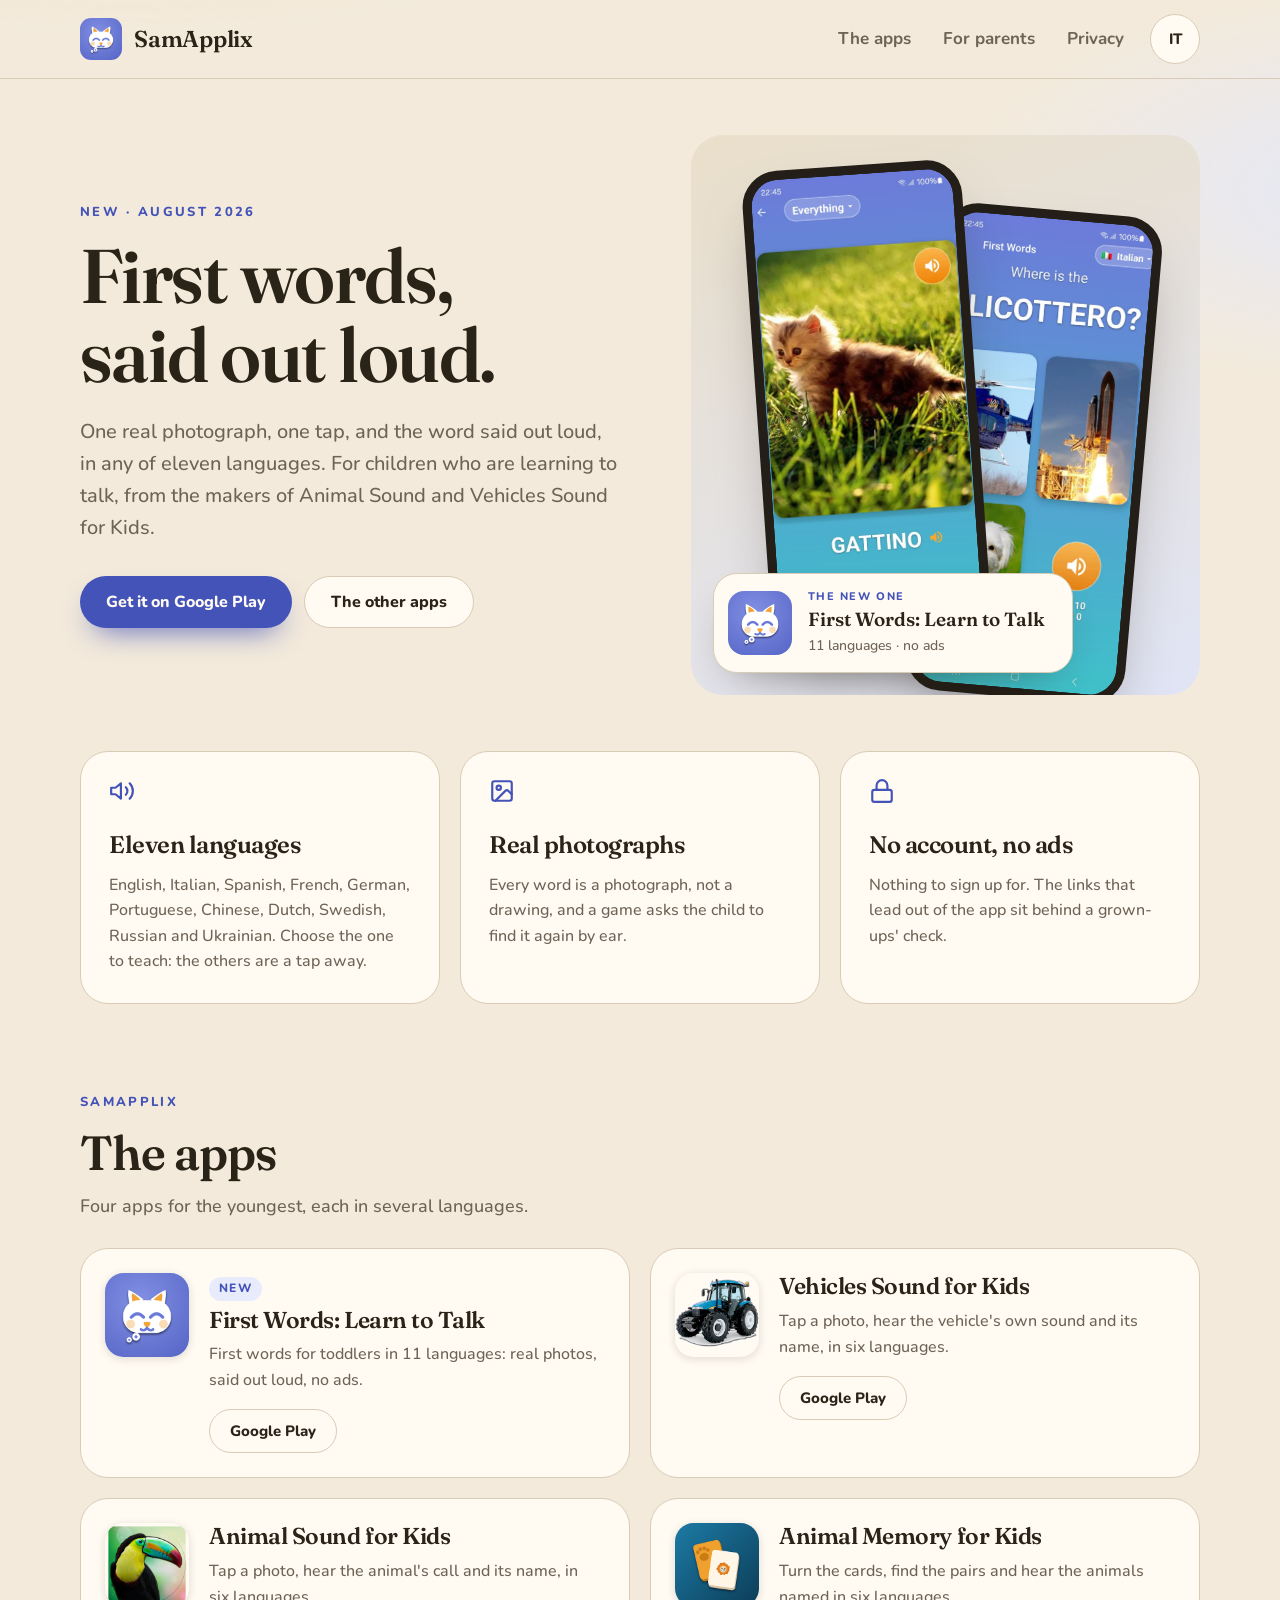
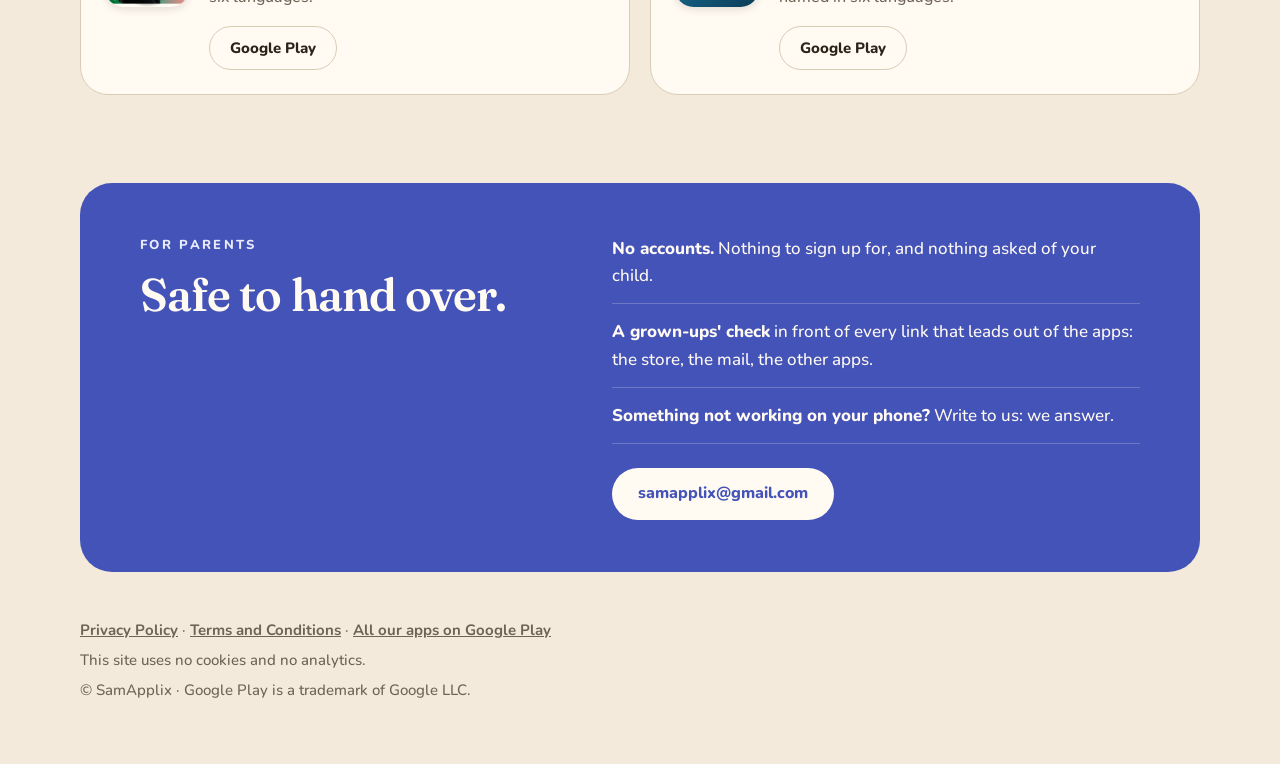
<file: index.html>
<!doctype html>
<html lang="en">
<head>
<meta charset="utf-8">
<meta name="viewport" content="width=device-width, initial-scale=1">
<title>SamApplix – apps for small children</title>
<meta name="description" content="Android apps for small children: first words in eleven languages, animal and vehicle sounds, and an animal memory game.">
<meta property="og:title" content="SamApplix – apps for small children">
<meta property="og:description" content="First words in eleven languages, animal and vehicle sounds, and an animal memory game.">
<meta name="theme-color" content="#f3eadb">
<link rel="icon" href="img/firstwords.png">
<link rel="preload" href="fonts/fraunces-latin.woff2" as="font" type="font/woff2" crossorigin>
<link rel="preload" href="fonts/nunito-latin.woff2" as="font" type="font/woff2" crossorigin>
<link rel="stylesheet" href="fonts.css">
<link rel="stylesheet" href="style.css">
</head>
<body>

<header class="top">
  <div class="wrap">
    <a class="logo" href="./"><img src="img/firstwords.png" alt="">SamApplix</a>
    <nav>
      <a class="opt" href="#apps" data-t="nav.apps">The apps</a>
      <a class="opt" href="#parents" data-t="nav.parents">For parents</a>
      <a class="opt" href="privacy.html">Privacy</a>
      <button class="lang" id="lang" type="button" aria-label="Italiano">IT</button>
    </nav>
  </div>
</header>

<main>

  <section class="hero">
    <div class="wrap">
      <div>
        <p class="eyebrow" data-t="hero.eyebrow">New · August 2026</p>
        <h1 data-t="hero.title">First words,<br>said out loud.</h1>
        <p class="lead" data-t="hero.lead">One real photograph, one tap, and the word said out loud, in any of eleven languages. For children who are learning to talk, from the makers of Animal Sound and Vehicles Sound for Kids.</p>
        <div class="btns">
          <a class="btn primary" href="https://play.google.com/store/apps/details?id=samapplix.firstwords&amp;referrer=utm_source%3Dsamapplix_site%26utm_medium%3Dwebsite" data-t="hero.play">Get it on Google Play</a>
          <a class="btn ghost" href="#apps" data-t="hero.others">The other apps</a>
        </div>
      </div>

      <div class="stage">
        <div class="phone front">
          <img src="img/shot-en-learn.jpg" data-it-src="img/shot-it-learn.jpg"
               alt="First Words: a photograph and its word, with the same word in the other languages underneath"
               data-it-alt="Prime Parole: una foto e la sua parola, con la stessa parola nelle altre lingue sotto">
        </div>
        <div class="phone back">
          <img src="img/shot-en-play.jpg" data-it-src="img/shot-it-play.jpg"
               alt="The game: a word is said, and the child finds its picture among three"
               data-it-alt="Il gioco: si sente una parola, e il bambino trova la sua foto fra tre">
        </div>
        <div class="appcard">
          <img src="img/firstwords.png" alt="">
          <div>
            <p class="eyebrow" data-t="card.eyebrow">The new one</p>
            <strong data-t="card.name">First Words: Learn to Talk</strong>
            <span data-t="card.meta">11 languages · no ads</span>
          </div>
        </div>
      </div>
    </div>
  </section>

  <section class="wrap features">
    <div class="feature">
      <svg viewBox="0 0 24 24" fill="none" stroke="currentColor" stroke-width="2" stroke-linecap="round" stroke-linejoin="round" aria-hidden="true"><path d="M11 5 6 9H2v6h4l5 4V5z"/><path d="M15.54 8.46a5 5 0 0 1 0 7.07"/><path d="M19.07 4.93a10 10 0 0 1 0 14.14"/></svg>
      <h3 data-t="f1.title">Eleven languages</h3>
      <p data-t="f1.text">English, Italian, Spanish, French, German, Portuguese, Chinese, Dutch, Swedish, Russian and Ukrainian. Choose the one to teach: the others are a tap away.</p>
    </div>
    <div class="feature">
      <svg viewBox="0 0 24 24" fill="none" stroke="currentColor" stroke-width="2" stroke-linecap="round" stroke-linejoin="round" aria-hidden="true"><rect x="3" y="3" width="18" height="18" rx="2"/><circle cx="9" cy="9" r="2"/><path d="m21 15-3.1-3.1a2 2 0 0 0-2.8 0L6 21"/></svg>
      <h3 data-t="f2.title">Real photographs</h3>
      <p data-t="f2.text">Every word is a photograph, not a drawing, and a game asks the child to find it again by ear.</p>
    </div>
    <div class="feature">
      <svg viewBox="0 0 24 24" fill="none" stroke="currentColor" stroke-width="2" stroke-linecap="round" stroke-linejoin="round" aria-hidden="true"><rect x="3" y="11" width="18" height="11" rx="2"/><path d="M7 11V7a5 5 0 0 1 10 0v4"/></svg>
      <h3 data-t="f3.title">No account, no ads</h3>
      <p data-t="f3.text">Nothing to sign up for. The links that lead out of the app sit behind a grown-ups' check.</p>
    </div>
  </section>

  <section class="wrap" id="apps">
    <div class="section-head">
      <p class="eyebrow">SamApplix</p>
      <h2 data-t="apps.title">The apps</h2>
      <p class="sub" data-t="apps.lead">Four apps for the youngest, each in several languages.</p>
    </div>

    <div class="apps">
      <article class="app">
        <img src="img/firstwords.png" alt="">
        <div>
          <span class="tag" data-t="apps.new">New</span>
          <h3 data-t="a1.name">First Words: Learn to Talk</h3>
          <p data-t="a1.text">First words for toddlers in 11 languages: real photos, said out loud, no ads.</p>
          <a class="btn ghost" href="https://play.google.com/store/apps/details?id=samapplix.firstwords&amp;referrer=utm_source%3Dsamapplix_site%26utm_medium%3Dwebsite">Google Play</a>
        </div>
      </article>

      <article class="app">
        <img src="img/carsoundkids.png" alt="">
        <div>
          <h3 data-t="a2.name">Vehicles Sound for Kids</h3>
          <p data-t="a2.text">Tap a photo, hear the vehicle's own sound and its name, in six languages.</p>
          <a class="btn ghost" href="https://play.google.com/store/apps/details?id=samapplix.CarSoundKids&amp;referrer=utm_source%3Dsamapplix_site%26utm_medium%3Dwebsite">Google Play</a>
        </div>
      </article>

      <article class="app">
        <img src="img/babyanimal.png" alt="">
        <div>
          <h3 data-t="a3.name">Animal Sound for Kids</h3>
          <p data-t="a3.text">Tap a photo, hear the animal's call and its name, in six languages.</p>
          <a class="btn ghost" href="https://play.google.com/store/apps/details?id=babyAnimal.andorid&amp;referrer=utm_source%3Dsamapplix_site%26utm_medium%3Dwebsite">Google Play</a>
        </div>
      </article>

      <article class="app">
        <img src="img/memoryanimal.png" alt="">
        <div>
          <h3 data-t="a4.name">Animal Memory for Kids</h3>
          <p data-t="a4.text">Turn the cards, find the pairs and hear the animals named in six languages.</p>
          <a class="btn ghost" href="https://play.google.com/store/apps/details?id=samapplix.memoryanimalforkids&amp;referrer=utm_source%3Dsamapplix_site%26utm_medium%3Dwebsite">Google Play</a>
        </div>
      </article>
    </div>
  </section>

  <section class="wrap" id="parents">
    <div class="parents">
      <div>
        <p class="eyebrow" data-t="p.eyebrow">For parents</p>
        <h2 data-t="p.title">Safe to hand over.</h2>
      </div>
      <div>
        <ul>
          <li data-t="p.1"><b>No accounts.</b> Nothing to sign up for, and nothing asked of your child.</li>
          <li data-t="p.2"><b>A grown-ups' check</b> in front of every link that leads out of the apps: the store, the mail, the other apps.</li>
          <li data-t="p.3"><b>Something not working on your phone?</b> Write to us: we answer.</li>
        </ul>
        <a class="btn" href="mailto:samapplix@gmail.com">samapplix@gmail.com</a>
      </div>
    </div>
  </section>

</main>

<footer>
  <div class="wrap">
    <p><a href="privacy.html" data-t="f.privacy">Privacy Policy</a> · <a href="terms.html" data-t="f.terms">Terms and Conditions</a> · <a href="https://play.google.com/store/apps/dev?id=9203127470822133809" data-t="f.all">All our apps on Google Play</a></p>
    <p data-t="f.nocookies">This site uses no cookies and no analytics.</p>
    <p data-t="f.copy">© SamApplix · Google Play is a trademark of Google LLC.</p>
  </div>
</footer>

<script>
// The page is written in English; a phone set to Italian gets it in Italian, and the button swaps
// the two. The choice is remembered only when it is made by hand.
(function () {
  var IT = {
    'title': 'SamApplix – app per bambini piccoli',
    'nav.apps': 'Le app',
    'nav.parents': 'Per i genitori',
    'hero.eyebrow': 'Nuova · agosto 2026',
    'hero.title': 'Prime parole,<br>dette a voce alta.',
    'hero.lead': 'Una foto vera, un tocco, e la parola detta ad alta voce, in una delle undici lingue. Per bambini che stanno imparando a parlare, dalle stesse mani di Suoni Animali e Suoni Veicoli per Bambini.',
    'hero.play': 'Apri su Google Play',
    'hero.others': 'Le altre app',
    'card.eyebrow': 'La nuova',
    'card.name': 'Prime Parole: impara a parlare',
    'card.meta': '11 lingue · zero pubblicità',
    'f1.title': 'Undici lingue',
    'f1.text': 'Italiano, inglese, spagnolo, francese, tedesco, portoghese, cinese, olandese, svedese, russo e ucraino. Scegli quella da insegnare: le altre sono a un tocco.',
    'f2.title': 'Foto vere',
    'f2.text': 'Ogni parola è una fotografia, non un disegno, e un gioco chiede al bambino di ritrovarla a orecchio.',
    'f3.title': 'Niente account, niente pubblicità',
    'f3.text': 'Niente da registrare. I link che portano fuori dall’app stanno dietro un controllo da grandi.',
    'apps.title': 'Le app',
    'apps.lead': 'Quattro app per i più piccoli, ognuna in più lingue.',
    'apps.new': 'Nuova',
    'a1.name': 'Prime Parole: impara a parlare',
    'a1.text': 'Prime parole per bambini in 11 lingue: foto vere, dette a voce, zero pubblicità.',
    'a2.name': 'Suoni Veicoli per Bambini',
    'a2.text': 'Tocca una foto, ascolta il suono del veicolo e il suo nome, in sei lingue.',
    'a3.name': 'Suoni Animali per Bambini',
    'a3.text': 'Tocca una foto, ascolta il verso e il nome dell’animale, in sei lingue.',
    'a4.name': 'Memory Animali per Bambini',
    'a4.text': 'Gira le carte, trova le coppie e ascolta i nomi degli animali in sei lingue.',
    'p.eyebrow': 'Per i genitori',
    'p.title': 'Da dare in mano con tranquillità.',
    'p.1': '<b>Nessun account.</b> Niente da registrare, e niente chiesto al bambino.',
    'p.2': '<b>Un controllo da grandi</b> davanti a ogni link che porta fuori dalle app: lo store, la mail, le altre app.',
    'p.3': '<b>Qualcosa non va sul tuo telefono?</b> Scrivici: rispondiamo.',
    'f.privacy': 'Privacy',
    'f.terms': 'Termini e condizioni',
    'f.all': 'Tutte le nostre app su Google Play',
    'f.nocookies': 'Questo sito non usa cookie né statistiche.',
    'f.copy': '© SamApplix · Google Play è un marchio di Google LLC.'
  };
  var nodes = document.querySelectorAll('[data-t]');
  var imgs = document.querySelectorAll('[data-it-src]');
  var en = [], enSrc = [], enAlt = [], enTitle = document.title;
  nodes.forEach(function (n, i) { en[i] = n.innerHTML; });
  imgs.forEach(function (m, i) { enSrc[i] = m.getAttribute('src'); enAlt[i] = m.getAttribute('alt'); });
  var button = document.getElementById('lang');
  var current = 'en';

  function apply(lang) {
    var it = lang === 'it';
    document.documentElement.lang = lang;
    document.title = it ? IT.title : enTitle;
    nodes.forEach(function (n, i) { n.innerHTML = it && IT[n.dataset.t] ? IT[n.dataset.t] : en[i]; });
    imgs.forEach(function (m, i) {
      m.src = it ? m.dataset.itSrc : enSrc[i];
      m.alt = it ? m.dataset.itAlt : enAlt[i];
    });
    button.textContent = it ? 'EN' : 'IT';
    button.setAttribute('aria-label', it ? 'English' : 'Italiano');
    current = lang;
  }

  var saved = null;
  try { saved = localStorage.getItem('lang'); } catch (e) {}
  var device = (navigator.languages && navigator.languages[0]) || navigator.language || '';
  apply(saved === 'it' || saved === 'en' ? saved : (/^it\b/i.test(device) ? 'it' : 'en'));

  button.addEventListener('click', function () {
    var next = current === 'it' ? 'en' : 'it';
    apply(next);
    try { localStorage.setItem('lang', next); } catch (e) {}
  });
})();
</script>
</body>
</html>
</file>
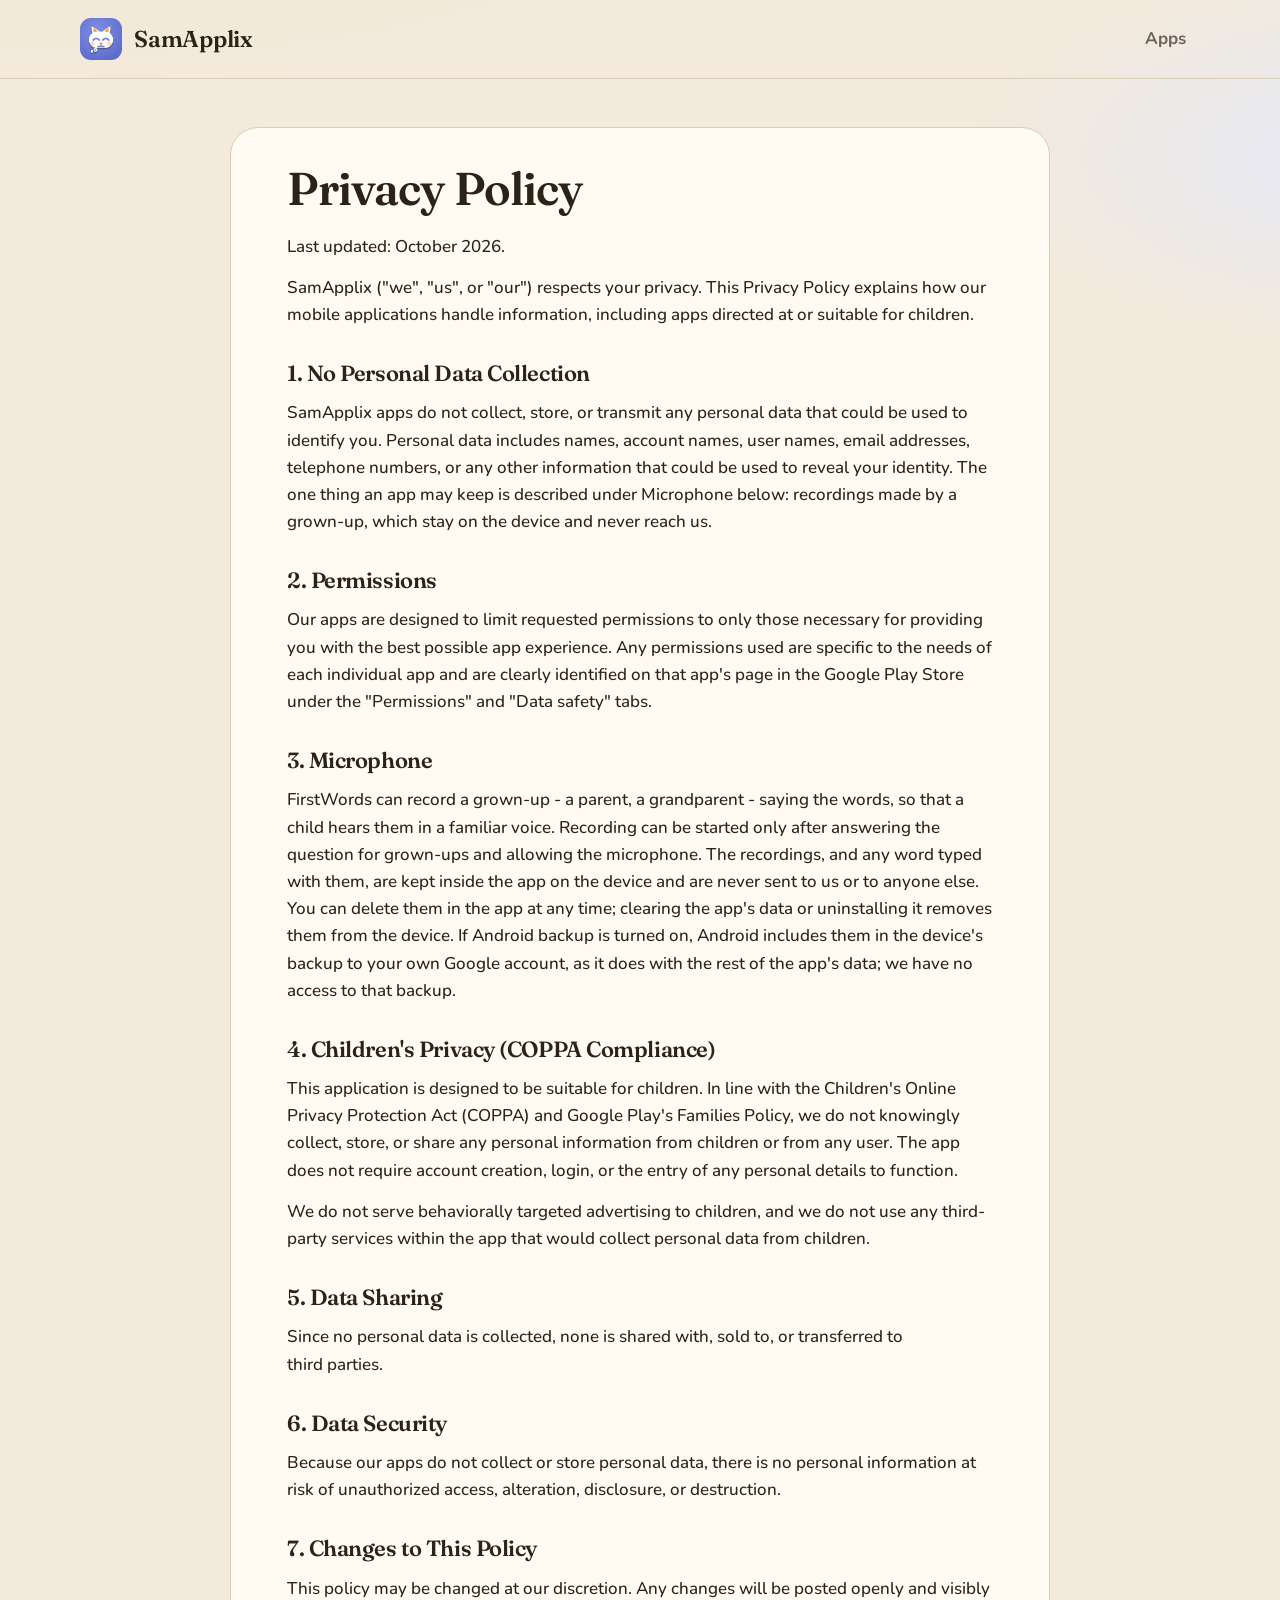
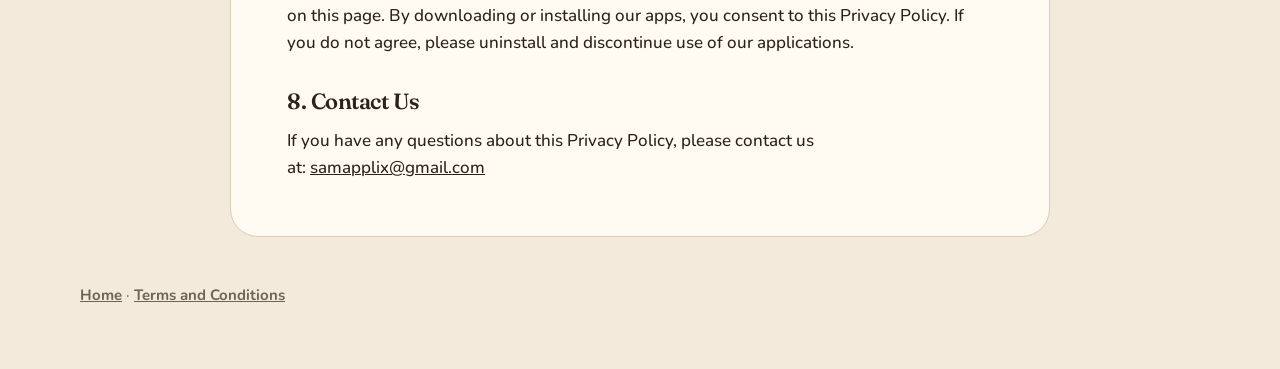
<file: privacy.html>
<!doctype html>
<html lang="en">
<head>
<meta charset="utf-8">
<meta name="viewport" content="width=device-width, initial-scale=1">
<title>Privacy Policy – SamApplix</title>
<link rel="icon" href="img/firstwords.png">
<link rel="stylesheet" href="fonts.css">
<link rel="stylesheet" href="style.css">
</head>
<body>

<header class="top">
  <div class="wrap">
    <a class="logo" href="./"><img src="img/firstwords.png" alt="">SamApplix</a>
    <nav><a href="./#apps">Apps</a></nav>
  </div>
</header>

<main class="wrap">
  <article class="doc">
    <h1>Privacy Policy</h1>
    <p>Last updated: October 2026.</p>
    <p>SamApplix ("we", "us", or "our") respects your privacy. This Privacy Policy explains how our mobile applications handle information, including apps directed at or suitable for children.</p>

    <h2>1. No Personal Data Collection</h2>
    <p>SamApplix apps do not collect, store, or transmit any personal data that could be used to identify you. Personal data includes names, account names, user names, email addresses, telephone numbers, or any other information that could be used to reveal your identity. The one thing an app may keep is described under Microphone below: recordings made by a grown-up, which stay on the device and never reach us.</p>

    <h2>2. Permissions</h2>
    <p>Our apps are designed to limit requested permissions to only those necessary for providing you with the best possible app experience. Any permissions used are specific to the needs of each individual app and are clearly identified on that app's page in the Google Play Store under the "Permissions" and "Data safety" tabs.</p>

    <h2>3. Microphone</h2>
    <p>FirstWords can record a grown-up - a parent, a grandparent - saying the words, so that a child hears them in a familiar voice. Recording can be started only after answering the question for grown-ups and allowing the microphone. The recordings, and any word typed with them, are kept inside the app on the device and are never sent to us or to anyone else. You can delete them in the app at any time; clearing the app's data or uninstalling it removes them from the device. If Android backup is turned on, Android includes them in the device's backup to your own Google account, as it does with the rest of the app's data; we have no access to that backup.</p>

    <h2>4. Children's Privacy (COPPA Compliance)</h2>
    <p>This application is designed to be suitable for children. In line with the Children's Online Privacy Protection Act (COPPA) and Google Play's Families Policy, we do not knowingly collect, store, or share any personal information from children or from any user. The app does not require account creation, login, or the entry of any personal details to function.</p>
    <p>We do not serve behaviorally targeted advertising to children, and we do not use any third-party services within the app that would collect personal data from children.</p>

    <h2>5. Data Sharing</h2>
    <p>Since no personal data is collected, none is shared with, sold to, or transferred to third parties.</p>

    <h2>6. Data Security</h2>
    <p>Because our apps do not collect or store personal data, there is no personal information at risk of unauthorized access, alteration, disclosure, or destruction.</p>

    <h2>7. Changes to This Policy</h2>
    <p>This policy may be changed at our discretion. Any changes will be posted openly and visibly on this page. By downloading or installing our apps, you consent to this Privacy Policy. If you do not agree, please uninstall and discontinue use of our applications.</p>

    <h2>8. Contact Us</h2>
    <p>If you have any questions about this Privacy Policy, please contact us at: <a href="mailto:samapplix@gmail.com">samapplix@gmail.com</a></p>
  </article>

  <footer>
    <p><a href="./">Home</a> · <a href="terms.html">Terms and Conditions</a></p>
  </footer>
</main>
</body>
</html>
</file>
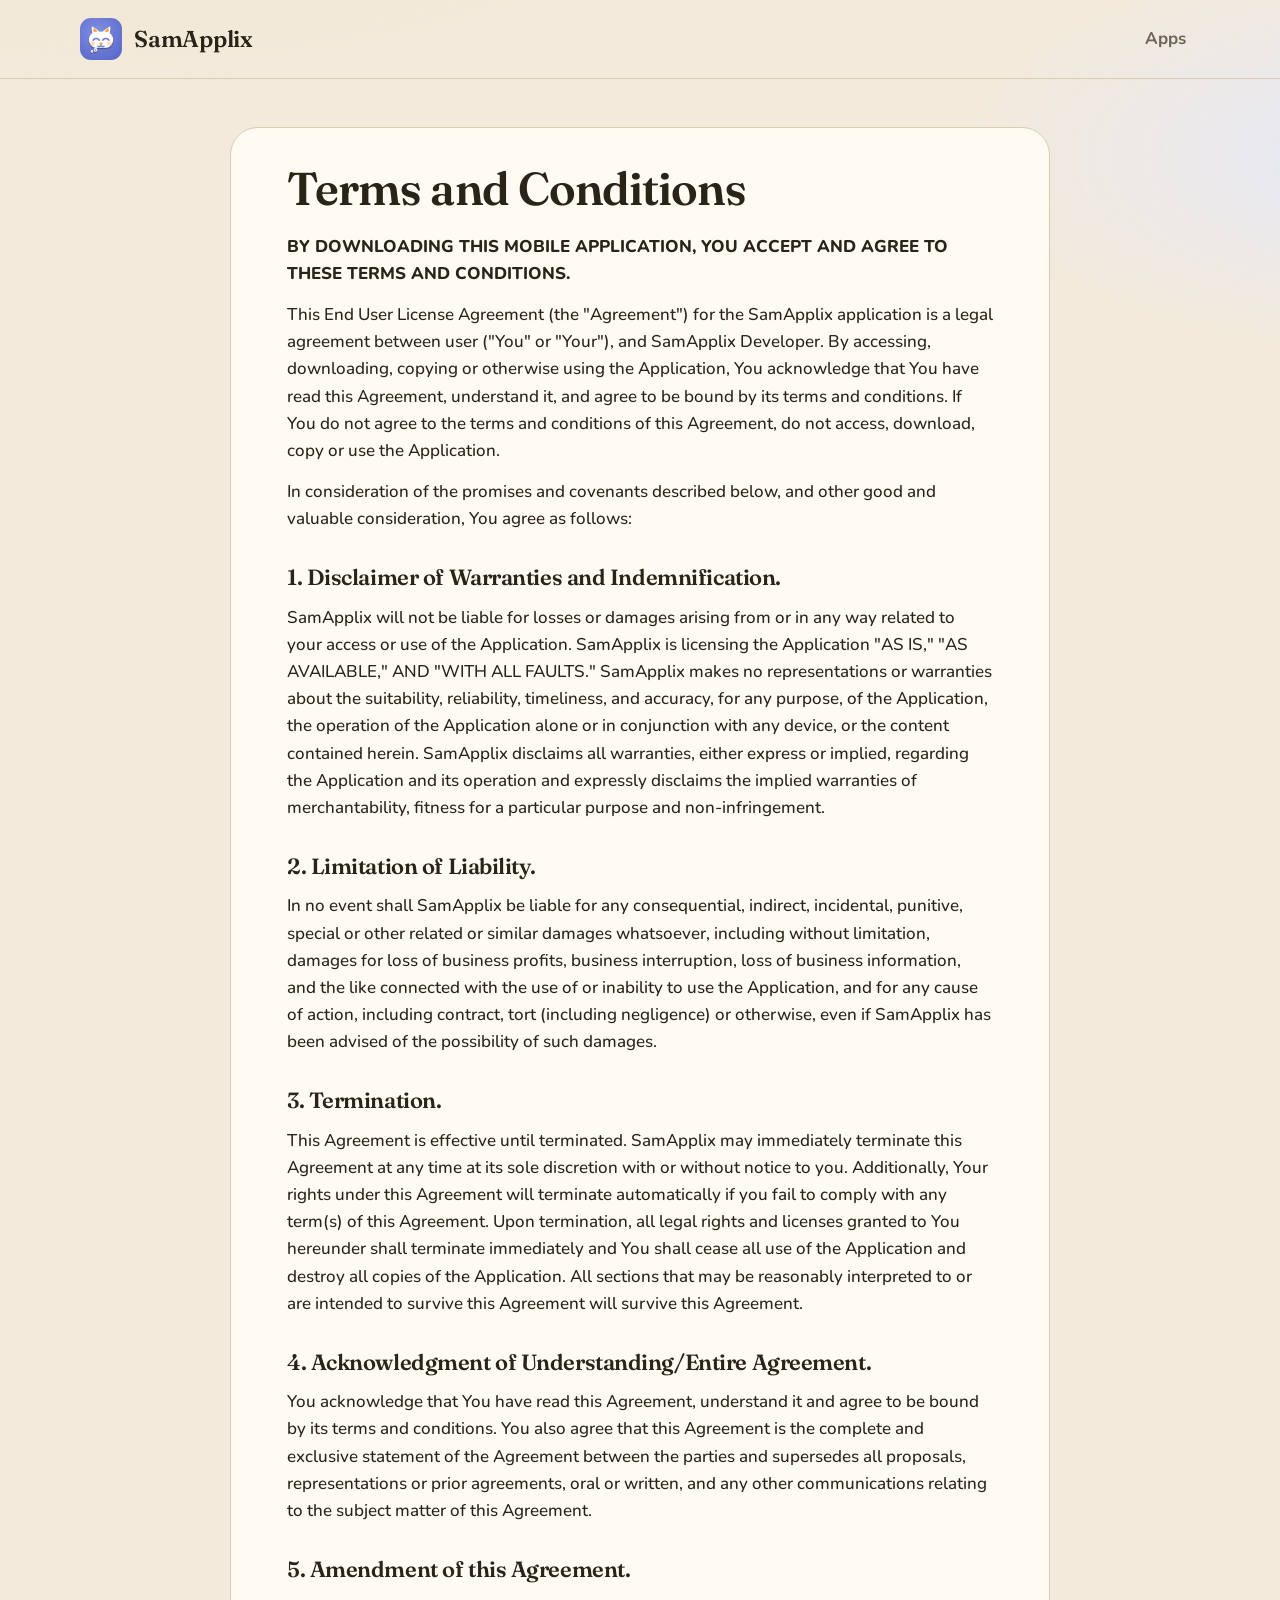
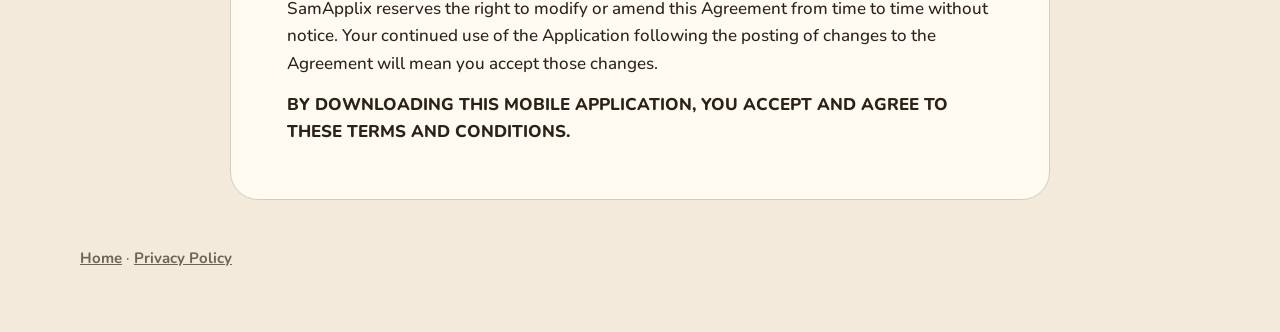
<file: terms.html>
<!doctype html>
<html lang="en">
<head>
<meta charset="utf-8">
<meta name="viewport" content="width=device-width, initial-scale=1">
<title>Terms and Conditions – SamApplix</title>
<link rel="icon" href="img/firstwords.png">
<link rel="stylesheet" href="fonts.css">
<link rel="stylesheet" href="style.css">
</head>
<body>

<header class="top">
  <div class="wrap">
    <a class="logo" href="./"><img src="img/firstwords.png" alt="">SamApplix</a>
    <nav><a href="./#apps">Apps</a></nav>
  </div>
</header>

<main class="wrap">
  <article class="doc">
    <h1>Terms and Conditions</h1>
    <p class="caps">BY DOWNLOADING THIS MOBILE APPLICATION, YOU ACCEPT AND AGREE TO THESE TERMS AND CONDITIONS.</p>
    <p>This End User License Agreement (the "Agreement") for the SamApplix application is a legal agreement between user ("You" or "Your"), and SamApplix Developer. By accessing, downloading, copying or otherwise using the Application, You acknowledge that You have read this Agreement, understand it, and agree to be bound by its terms and conditions. If You do not agree to the terms and conditions of this Agreement, do not access, download, copy or use the Application.</p>
    <p>In consideration of the promises and covenants described below, and other good and valuable consideration, You agree as follows:</p>

    <h2>1. Disclaimer of Warranties and Indemnification.</h2>
    <p>SamApplix will not be liable for losses or damages arising from or in any way related to your access or use of the Application. SamApplix is licensing the Application "AS IS," "AS AVAILABLE," AND "WITH ALL FAULTS." SamApplix makes no representations or warranties about the suitability, reliability, timeliness, and accuracy, for any purpose, of the Application, the operation of the Application alone or in conjunction with any device, or the content contained herein. SamApplix disclaims all warranties, either express or implied, regarding the Application and its operation and expressly disclaims the implied warranties of merchantability, fitness for a particular purpose and non-infringement.</p>

    <h2>2. Limitation of Liability.</h2>
    <p>In no event shall SamApplix be liable for any consequential, indirect, incidental, punitive, special or other related or similar damages whatsoever, including without limitation, damages for loss of business profits, business interruption, loss of business information, and the like connected with the use of or inability to use the Application, and for any cause of action, including contract, tort (including negligence) or otherwise, even if SamApplix has been advised of the possibility of such damages.</p>

    <h2>3. Termination.</h2>
    <p>This Agreement is effective until terminated. SamApplix may immediately terminate this Agreement at any time at its sole discretion with or without notice to you. Additionally, Your rights under this Agreement will terminate automatically if you fail to comply with any term(s) of this Agreement. Upon termination, all legal rights and licenses granted to You hereunder shall terminate immediately and You shall cease all use of the Application and destroy all copies of the Application. All sections that may be reasonably interpreted to or are intended to survive this Agreement will survive this Agreement.</p>

    <h2>4. Acknowledgment of Understanding/Entire Agreement.</h2>
    <p>You acknowledge that You have read this Agreement, understand it and agree to be bound by its terms and conditions. You also agree that this Agreement is the complete and exclusive statement of the Agreement between the parties and supersedes all proposals, representations or prior agreements, oral or written, and any other communications relating to the subject matter of this Agreement.</p>

    <h2>5. Amendment of this Agreement.</h2>
    <p>SamApplix reserves the right to modify or amend this Agreement from time to time without notice. Your continued use of the Application following the posting of changes to the Agreement will mean you accept those changes.</p>

    <p class="caps">BY DOWNLOADING THIS MOBILE APPLICATION, YOU ACCEPT AND AGREE TO THESE TERMS AND CONDITIONS.</p>
  </article>

  <footer>
    <p><a href="./">Home</a> · <a href="privacy.html">Privacy Policy</a></p>
  </footer>
</main>
</body>
</html>
</file>
<file: fonts.css>
/* Fraunces and Nunito, SIL Open Font License, served from this site. */
@font-face {
  font-family: 'Fraunces';
  font-style: normal;
  font-weight: 500 650;
  font-display: swap;
  src: url(fonts/fraunces-latin.woff2) format('woff2');
  unicode-range: U+0000-00FF, U+0131, U+0152-0153, U+02BB-02BC, U+02C6, U+02DA, U+02DC, U+0304, U+0308, U+0329, U+2000-206F, U+20AC, U+2122, U+2191, U+2193, U+2212, U+2215, U+FEFF, U+FFFD;
}
@font-face {
  font-family: 'Nunito';
  font-style: normal;
  font-weight: 500 800;
  font-display: swap;
  src: url(fonts/nunito-latin.woff2) format('woff2');
  unicode-range: U+0000-00FF, U+0131, U+0152-0153, U+02BB-02BC, U+02C6, U+02DA, U+02DC, U+0304, U+0308, U+0329, U+2000-206F, U+20AC, U+2122, U+2191, U+2193, U+2212, U+2215, U+FEFF, U+FFFD;
}
</file>
<file: style.css>
/* Paper, ink and lilac - the palette of the page Grok drafted, which the author liked - with the
   two typefaces it asked Google for, served from this site instead so that no visitor's address
   goes to a third party. */
:root {
  --paper: #f3eadb;
  --paper-deep: #e7d8c0;
  --card: #fffaf2;
  --ink: #2a2318;
  --muted: #6d6356;
  --line: #d9ccb6;
  --lilac: #7b8ce8;
  --lilac-deep: #4453b8;
  --lilac-soft: #e8ebfb;
  --display: "Fraunces", "Iowan Old Style", Georgia, serif;
  --sans: "Nunito", "Avenir Next", system-ui, sans-serif;
  color-scheme: light;
}

* { box-sizing: border-box; }

html {
  background: var(--paper);
  color: var(--ink);
  -webkit-font-smoothing: antialiased;
  -moz-osx-font-smoothing: grayscale;
  scroll-behavior: smooth;
}

body {
  margin: 0;
  font: 500 17px/1.6 var(--sans);
  background:
    radial-gradient(1200px 500px at 10% -10%, #efe4d0 0%, transparent 55%),
    radial-gradient(900px 400px at 110% 8%, #e4e8f8 0%, transparent 50%),
    var(--paper);
}

h1, h2, h3 {
  margin: 0;
  font-family: var(--display);
  font-weight: 600;
  letter-spacing: -0.02em;
  text-wrap: balance;
}

p { text-wrap: pretty; }
a { color: inherit; }
b { font-weight: 800; }

.wrap { max-width: 1160px; margin: 0 auto; padding: 0 20px; }

/* ---- header ---- */

.top { border-bottom: 1px solid var(--line); }
.top .wrap { display: flex; align-items: center; gap: 12px; min-height: 78px; }

.logo {
  display: flex;
  align-items: center;
  gap: 12px;
  text-decoration: none;
  font-family: var(--display);
  font-size: 23px;
  font-weight: 600;
  letter-spacing: -0.01em;
}
.logo img { width: 42px; height: 42px; border-radius: 11px; }

nav { margin-left: auto; display: flex; align-items: center; gap: 4px; }
nav a {
  padding: 8px 14px;
  border-radius: 999px;
  text-decoration: none;
  font-weight: 700;
  color: var(--muted);
}
nav a:hover { color: var(--ink); background: var(--card); }

.lang {
  margin-left: 8px;
  width: 50px;
  height: 50px;
  border-radius: 50%;
  border: 1px solid var(--line);
  background: var(--card);
  color: var(--ink);
  font: 800 15px var(--sans);
  cursor: pointer;
}
.lang:hover { border-color: var(--lilac); }

/* ---- hero ---- */

.hero .wrap {
  display: grid;
  grid-template-columns: 1.05fr 0.95fr;
  gap: 48px;
  align-items: center;
  padding-top: 56px;
  padding-bottom: 56px;
}

.eyebrow {
  margin: 0 0 14px;
  font-size: 13px;
  font-weight: 800;
  letter-spacing: 0.18em;
  text-transform: uppercase;
  color: var(--lilac-deep);
}

.hero h1 { font-size: clamp(42px, 6.2vw, 76px); line-height: 1.04; }

.lead {
  margin: 22px 0 32px;
  max-width: 33em;
  font-size: clamp(18px, 1.9vw, 20px);
  color: var(--muted);
}

.btns { display: flex; flex-wrap: wrap; gap: 12px; }

.btn {
  display: inline-flex;
  align-items: center;
  justify-content: center;
  min-height: 52px;
  padding: 0 26px;
  border-radius: 999px;
  font-size: 16px;
  font-weight: 800;
  text-decoration: none;
}
.btn.primary { background: var(--lilac-deep); color: var(--card); box-shadow: 0 14px 30px -14px var(--lilac-deep); }
.btn.primary:hover { background: #3a48a3; }
.btn.ghost { border: 1px solid var(--line); background: var(--card); color: var(--ink); }
.btn.ghost:hover { border-color: var(--lilac); }

/* Two real screenshots of the app, one leaning on the other, and the app's own card in front. */
.stage {
  position: relative;
  height: 560px;
  border-radius: 32px;
  background: linear-gradient(160deg, #eadfca 0%, #e0e4f5 100%);
  overflow: hidden;
}
.phone {
  position: absolute;
  width: 220px;
  aspect-ratio: 540 / 1200;
  border: 9px solid #231e17;
  border-radius: 36px;
  background: #231e17;
  overflow: hidden;
  box-shadow: 0 30px 60px -24px rgba(42, 35, 24, 0.5);
}
.phone img { display: block; width: 100%; height: 100%; object-fit: cover; border-radius: 27px; }
.phone.front { left: 13%; top: 30px; transform: rotate(-4deg); z-index: 2; }
.phone.back { right: 11%; top: 74px; transform: rotate(5deg); }

.appcard {
  position: absolute;
  z-index: 3;
  left: 22px;
  right: 22px;
  bottom: 22px;
  max-width: 360px;
  display: flex;
  align-items: center;
  gap: 16px;
  padding: 14px 20px 14px 14px;
  border: 1px solid var(--line);
  border-radius: 24px;
  background: var(--card);
  box-shadow: 0 18px 40px -20px rgba(42, 35, 24, 0.45);
}
.appcard img { width: 64px; height: 64px; border-radius: 16px; flex: none; }
.appcard .eyebrow { margin: 0 0 2px; font-size: 11px; letter-spacing: 0.14em; }
.appcard strong { display: block; font-family: var(--display); font-size: 19px; font-weight: 600; line-height: 1.2; }
.appcard span { font-size: 14px; color: var(--muted); }

/* ---- three things ---- */

.features {
  display: grid;
  grid-template-columns: repeat(3, 1fr);
  gap: 20px;
  padding-bottom: 88px;
}
.feature {
  padding: 26px 28px 28px;
  border: 1px solid var(--line);
  border-radius: 28px;
  background: var(--card);
}
.feature svg { width: 26px; height: 26px; color: var(--lilac-deep); }
.feature h3 { margin: 14px 0 8px; font-size: 24px; }
.feature p { margin: 0; color: var(--muted); font-size: 16px; }

/* ---- the apps ---- */

.section-head { max-width: 40em; margin-bottom: 28px; }
.section-head h2 { font-size: clamp(32px, 4.4vw, 48px); line-height: 1.1; }
.section-head .sub { margin: 12px 0 0; color: var(--muted); font-size: 18px; }

.apps {
  display: grid;
  grid-template-columns: repeat(2, 1fr);
  gap: 20px;
  padding-bottom: 88px;
}
.app {
  display: flex;
  gap: 20px;
  align-items: flex-start;
  padding: 24px;
  border: 1px solid var(--line);
  border-radius: 28px;
  background: var(--card);
}
/* Play draws every icon inside the same rounded square, and so does this page. */
.app > img { flex: none; width: 84px; height: 84px; border-radius: 22%; box-shadow: 0 2px 8px rgba(42, 35, 24, 0.14); }
.app h3 { font-size: 23px; line-height: 1.2; }
.app p { margin: 8px 0 16px; color: var(--muted); font-size: 16px; }
.app .tag {
  display: inline-block;
  margin-bottom: 6px;
  padding: 2px 10px;
  border-radius: 999px;
  background: var(--lilac-soft);
  color: var(--lilac-deep);
  font-size: 12px;
  font-weight: 800;
  letter-spacing: 0.12em;
  text-transform: uppercase;
}
.app .btn { min-height: 44px; padding: 0 20px; font-size: 15px; }

/* ---- for parents ---- */

.parents {
  display: grid;
  grid-template-columns: 0.9fr 1.1fr;
  gap: 40px;
  padding: 52px clamp(24px, 5vw, 60px);
  border-radius: 32px;
  background: var(--lilac-deep);
  color: var(--card);
}
.parents .eyebrow { color: var(--lilac-soft); }
.parents h2 { font-size: clamp(32px, 4.2vw, 46px); line-height: 1.1; }
.parents ul { margin: 0; padding: 0; list-style: none; }
.parents li { padding: 14px 0; border-bottom: 1px solid rgba(255, 250, 242, 0.22); }
.parents li:first-child { padding-top: 0; }
.parents .btn { margin-top: 24px; background: var(--card); color: var(--lilac-deep); }

/* ---- footer ---- */

footer { padding: 40px 0 56px; color: var(--muted); font-size: 15px; }
footer p { margin: 6px 0; }
footer a { font-weight: 700; }

/* ---- the legal pages ---- */

.doc {
  max-width: 820px;
  margin: 48px auto 0;
  padding: 36px clamp(20px, 5vw, 56px) 40px;
  border: 1px solid var(--line);
  border-radius: 28px;
  background: var(--card);
}
.doc h1 { margin-bottom: 18px; font-size: clamp(34px, 5vw, 46px); line-height: 1.1; }
.doc h2 { margin: 28px 0 8px; font-size: 22px; }
.doc p { margin: 0 0 14px; }
.doc .caps { font-weight: 800; }

/* ---- narrower screens ---- */

@media (max-width: 920px) {
  .hero .wrap { grid-template-columns: 1fr; gap: 36px; padding-top: 40px; }
  .features, .apps { grid-template-columns: 1fr; }
  .parents { grid-template-columns: 1fr; gap: 24px; }
}

@media (max-width: 640px) {
  nav a.opt { display: none; }
  .stage { height: 470px; }
  .phone { width: 176px; border-width: 7px; border-radius: 30px; }
  .phone img { border-radius: 23px; }
  .phone.front { left: 8%; }
  .phone.back { right: 6%; }
  .app { padding: 20px; gap: 16px; }
  .app > img { width: 64px; height: 64px; }
}
</file>
